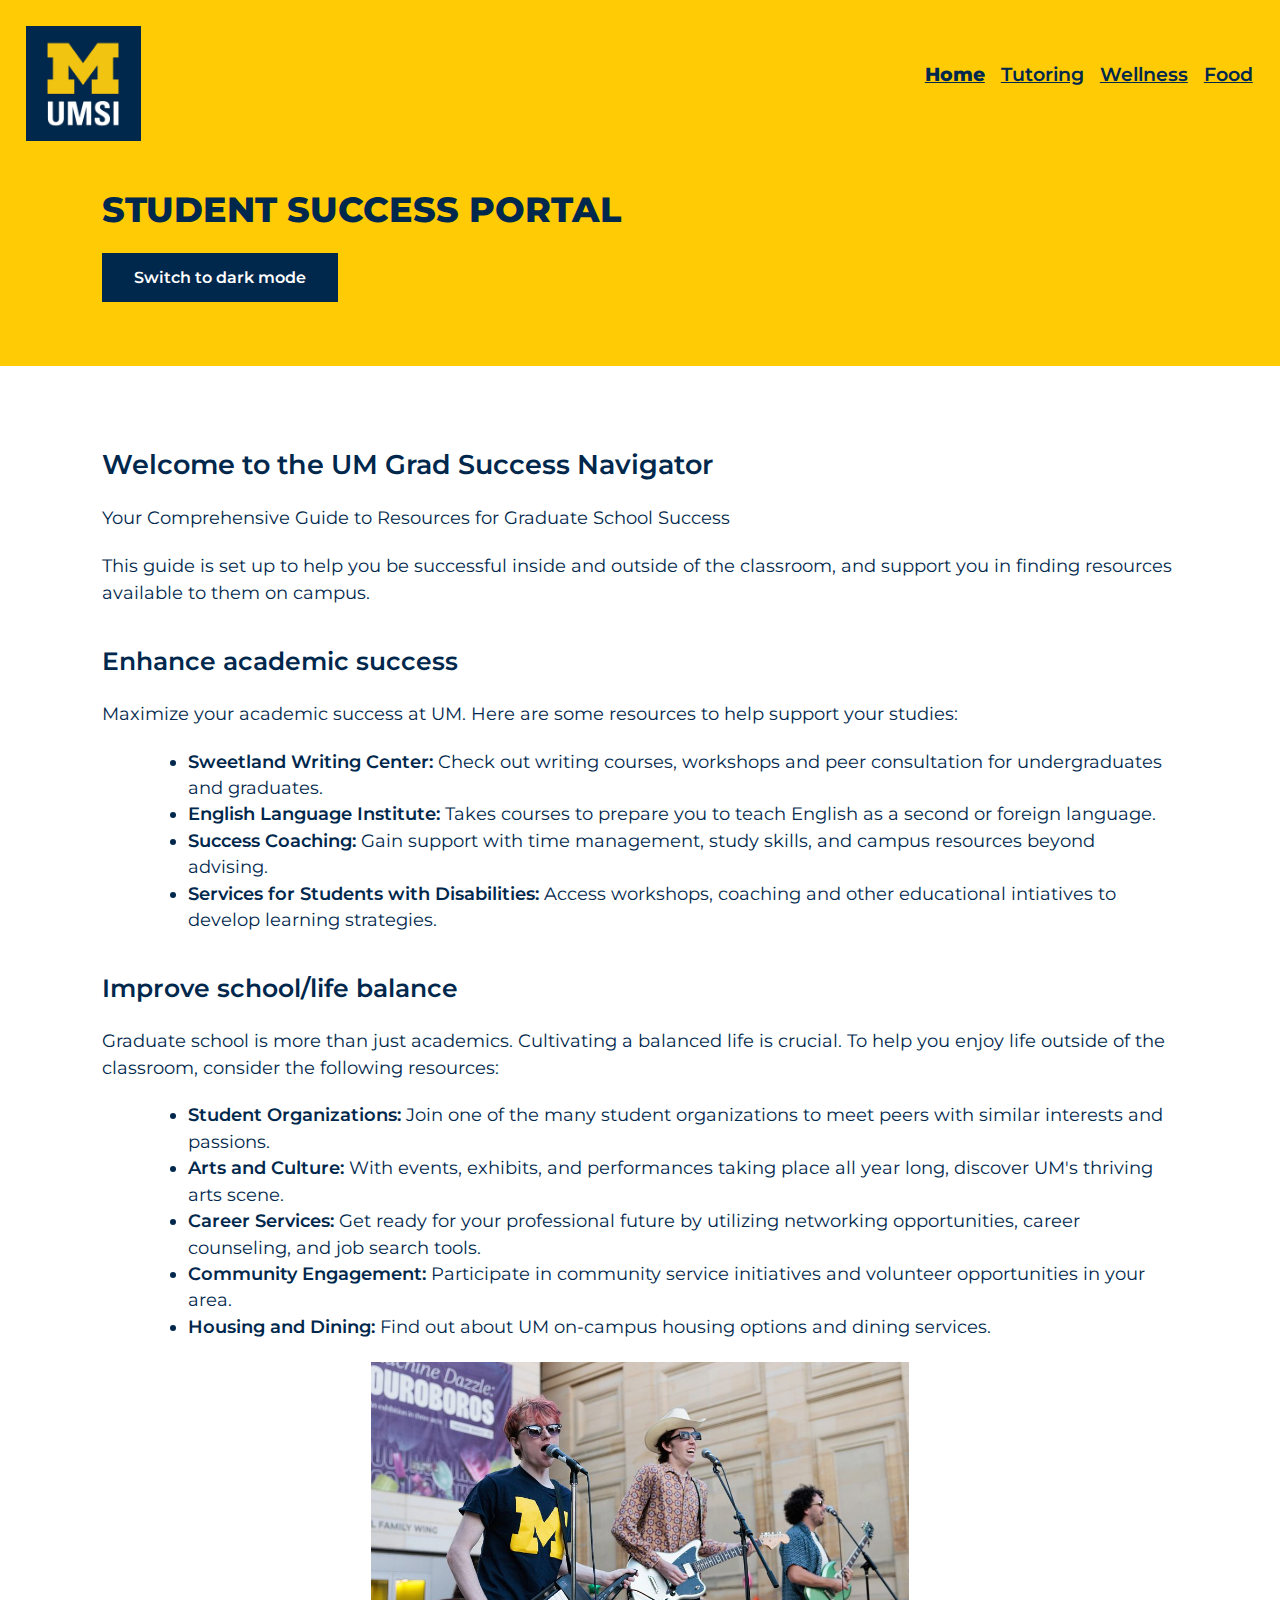
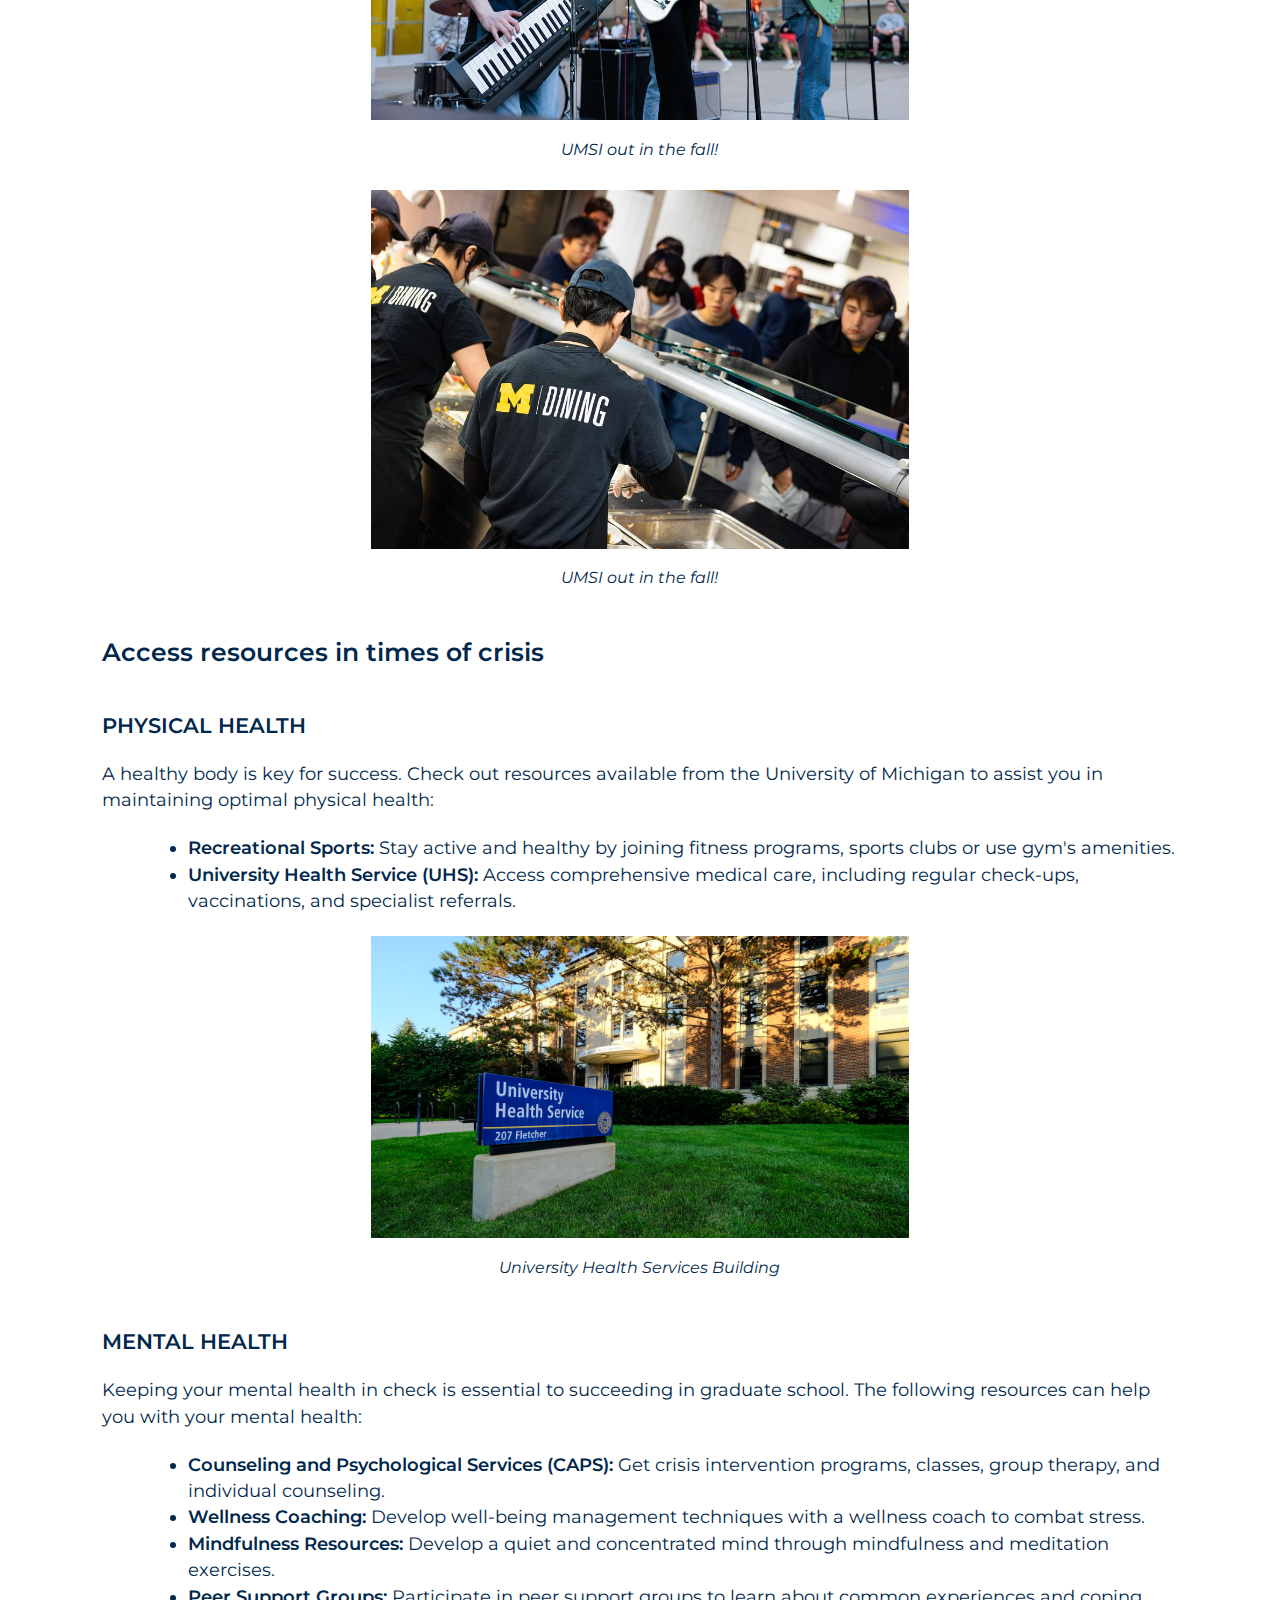
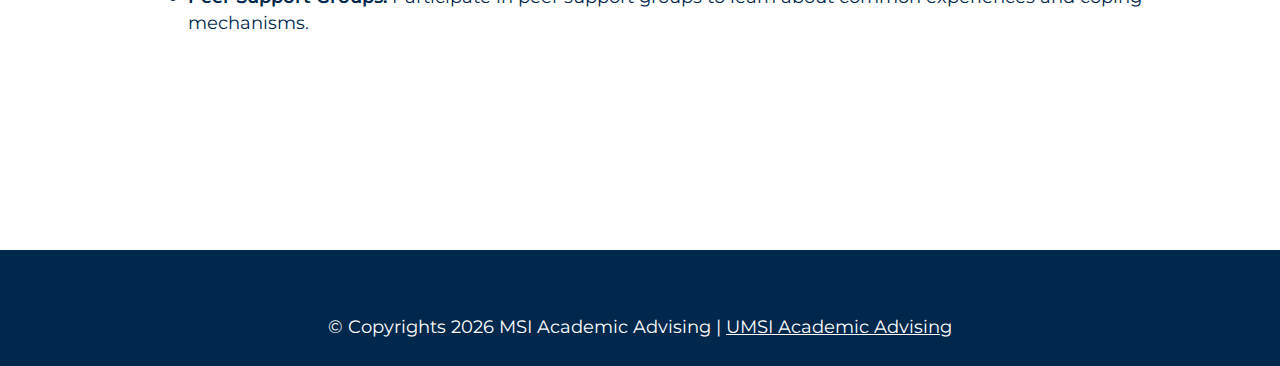
<file: index.html>
<!DOCTYPE html>
<html lang="en">
<head>
    <meta charset="UTF-8">
    <meta name="viewport" content="width=device-width, initial-scale=1.0">
    <link rel="stylesheet" type="text/css" href="css/html5reset.css">
    <link rel="stylesheet" type="text/css" href="css/style.css">
    <link rel="preconnect" href="https://fonts.googleapis.com">
    <link rel="preconnect" href="https://fonts.gstatic.com" crossorigin>
    <link href="https://fonts.googleapis.com/css2?family=Montserrat:ital,wght@0,100..900;1,100..900&display=swap" rel="stylesheet">
    <title>Student Success Portal Home</title>
    <style>
        body {
            visibility: hidden; /* Hide body content initially so that content would load only after system determines light or dark mode. prevent colour flickers*/
        }
    </style>
</head>
<body>
    <header>
        <a class = "skip" href="#main">Skip to Main content</a>
        <img class = "logo" src="images/UMSI_signature_vertical_informal_solidblue.jpg" alt="UMSI Logo">
        <nav>
            <ul>
                <li class="active" aria-current="page"><a href = "index.html">Home</a></li>
                <li><a href = "academic_support.html">Tutoring</a></li>
                <li><a href = "caps.html">Wellness</a></li>
                <li><a href = "food_pantry.html">Food</a></li>
            </ul>
        </nav>
        <h1>Student Success Portal</h1>

        <!-- dark mode button -->
        <button aria-label="Activate dark mode" aria-pressed="false" onclick="myFunction()">Switch to dark mode</button>

    </header>
    <main id = "main">
        <section>
            <h2>Welcome to the UM Grad Success Navigator</h2>
            <p> Your Comprehensive Guide to Resources for Graduate School Success</p>
            <p>This guide is set up to help you be successful inside and outside of the classroom, and support you in finding resources available to them on campus.
            </p>
        </section>
    <div>
        <article>
            <h3>Enhance academic success</h3>
            <p>Maximize your academic success at UM. Here are some resources to help support your studies:</p>
            <ul>
                <li><strong>Sweetland Writing Center:</strong> Check out writing courses, workshops and peer consultation for undergraduates and graduates.</li>
                <li><strong>English Language Institute:</strong> Takes courses to prepare you to teach English as a second or foreign language.</li>
                <li><strong>Success Coaching:</strong> Gain support with time management, study skills, and campus resources beyond advising.</li>
                <li><strong>Services for Students with Disabilities:</strong> Access workshops, coaching and other educational intiatives to develop learning strategies.</li>
            </ul>
        </article>
        <article>
            <h3>Improve school/life balance</h3>
            <p>Graduate school is more than just academics. Cultivating a balanced life is crucial. To help you enjoy life outside of the classroom, consider the following resources:</p>
            <ul>
                <li><strong>Student Organizations:</strong> Join one of the many student organizations to meet peers with similar interests and passions.</li>
                <li><strong>Arts and Culture:</strong> With events, exhibits, and performances taking place all year long, discover UM's thriving arts scene.</li>
                <li><strong>Career Services:</strong> Get ready for your professional future by utilizing networking opportunities, career counseling, and job search tools.</li>
                <li><strong>Community Engagement:</strong> Participate in community service initiatives and volunteer opportunities in your area.</li>
                <li><strong>Housing and Dining:</strong> Find out about UM on-campus housing options and dining services.</li>
            </ul>
                <figure>
                    <img src="images/Music.jpg.jpg" alt="Three students performing while singing and playing musical instruments.">
                    <figcaption>UMSI out in the fall!</figcaption>
                </figure>
                <figure>
                    <img src="images/Dining.jpg" alt="Two Mdining staff serving food to a queue of students.">
                    <figcaption>UMSI out in the fall!</figcaption>
                </figure>
        </article>
        <article>
            <h3>Access resources in times of crisis</h3>
            <h4>Physical Health</h4>
            <p>A healthy body is key for success. Check out resources  available from the University of Michigan to assist you in maintaining optimal physical health:</p>
            <ul>
                <li><strong>Recreational Sports:</strong> Stay active and healthy by joining fitness programs, sports clubs or use gym's amenities.</li>
                <li><strong>University Health Service (UHS):</strong> Access comprehensive medical care, including regular check-ups, vaccinations, and specialist referrals.</li>
            </ul>
            <figure>
                <img src="images/UHS.jpg" alt="University Health Services building">
                <figcaption>University Health Services Building</figcaption>
            </figure>
            <h4>Mental Health</h4>
            <p>Keeping your mental health in check is essential to succeeding in graduate school. The following resources can help you with your mental health:</p>
            <ul>
                <li><strong>Counseling and Psychological Services (CAPS):</strong> Get crisis intervention programs, classes, group therapy, and individual counseling.</li>
                <li><strong>Wellness Coaching:</strong> Develop well-being management techniques with a wellness coach to combat stress.</li>
                <li><strong>Mindfulness Resources:</strong> Develop a quiet and concentrated mind through mindfulness and meditation exercises.</li>
                <li><strong>Peer Support Groups:</strong> Participate in peer support groups to learn about common experiences and coping mechanisms.</li>
            </ul>
        </article>
    </div>
    </main>
    <footer>
        <p>© Copyrights <span id="year"></span> MSI Academic Advising | <a href="https://sites.google.com/umich.edu/msiacademicadvising/student-support-resources" target="_blank">UMSI Academic Advising </a></p>
        </footer>

<!-- Dark mode code from ChatGPT-->
<script src="js/darkmode.js"></script>

<!-- Year update code from https://www.codexworld.com/how-to/get-current-year-to-display-dynamic-year-in-copyright-using-javascript/ -->
<script>document.getElementById("year").innerHTML = new Date().getFullYear();</script>

</body>
</html>
</file>
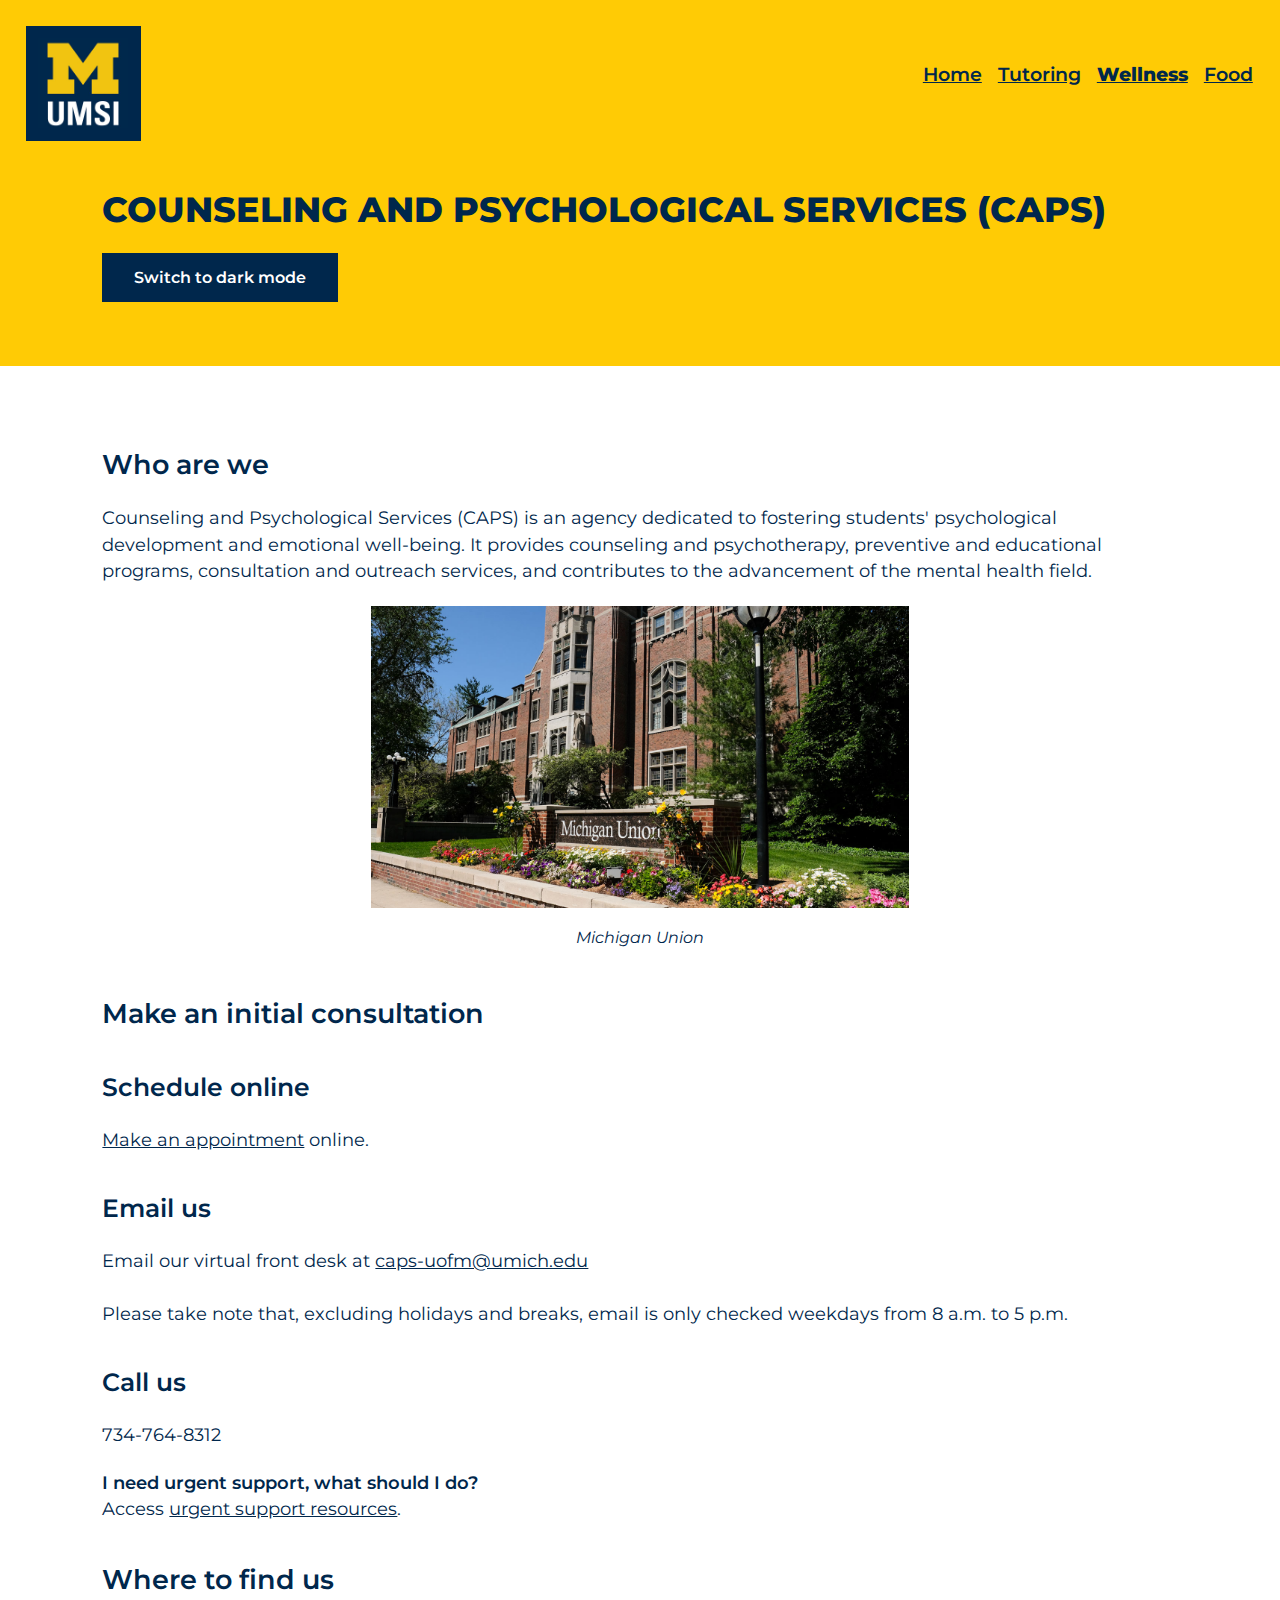
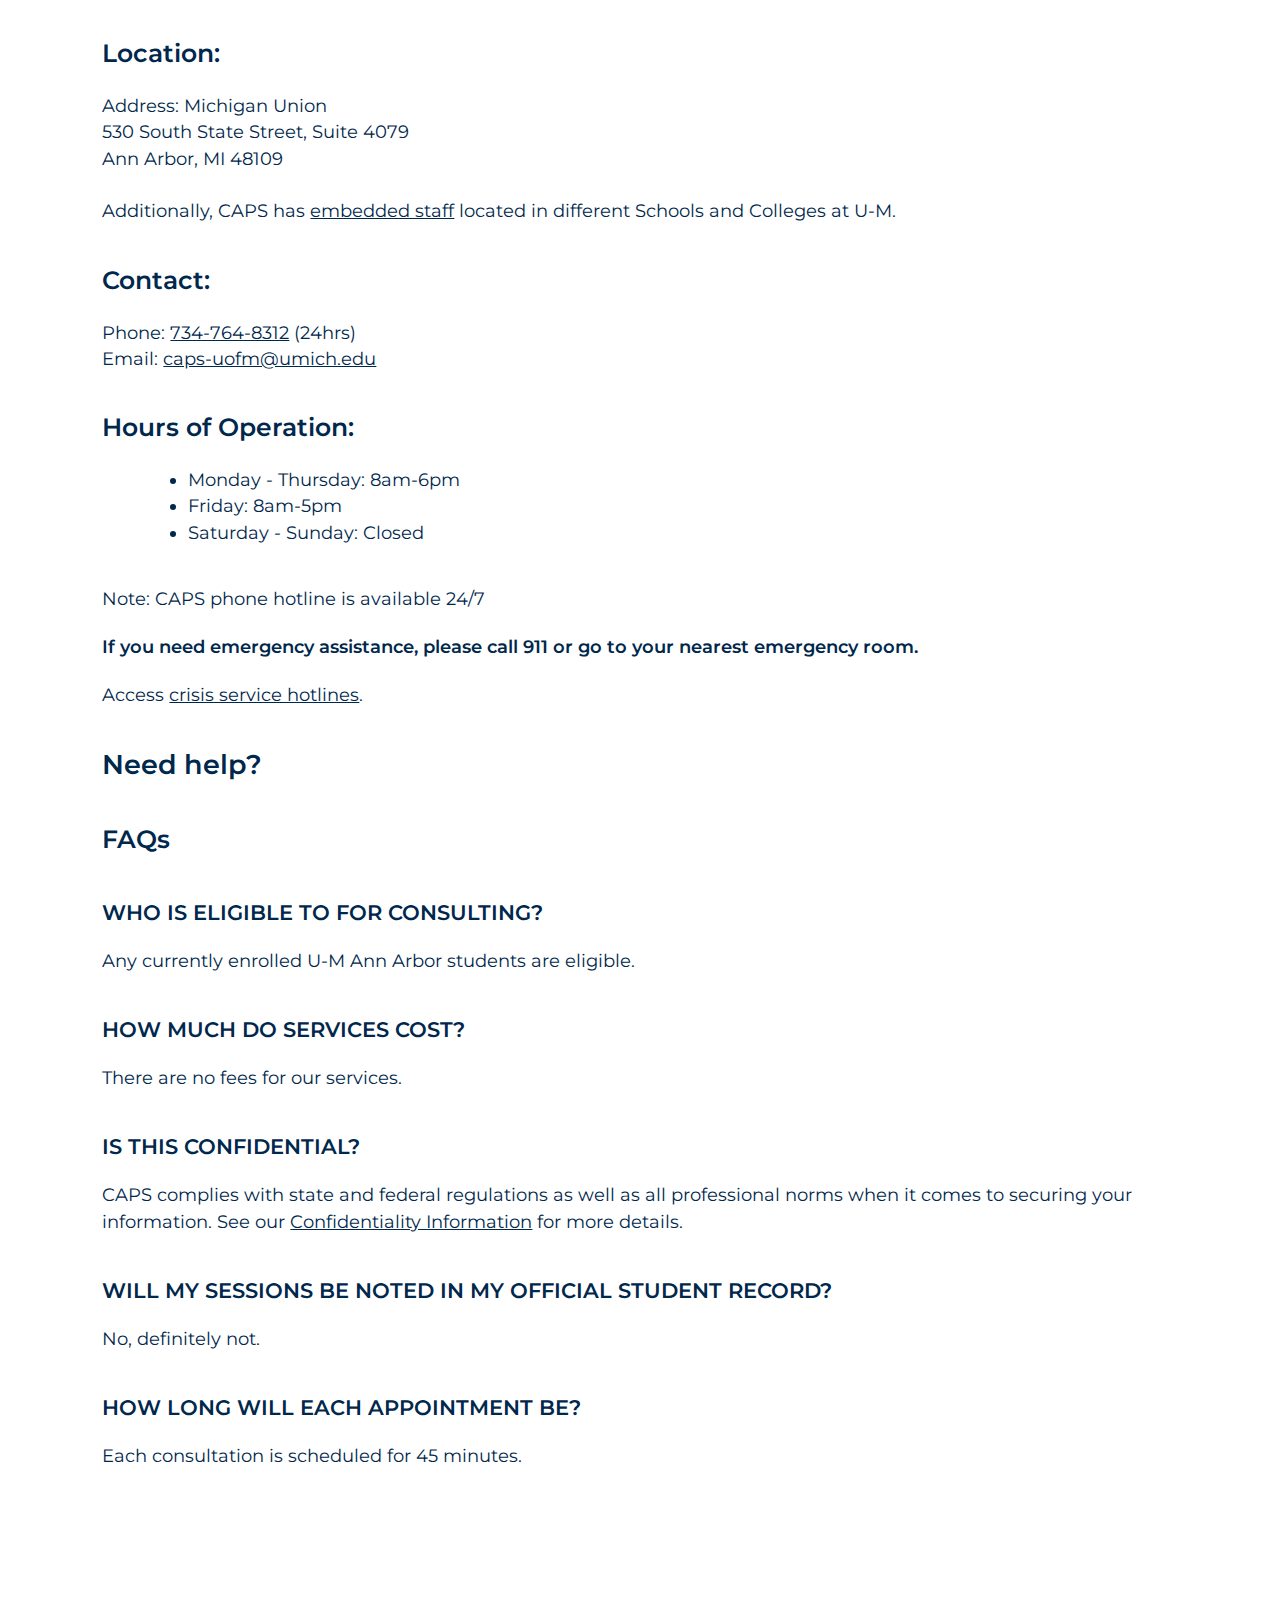
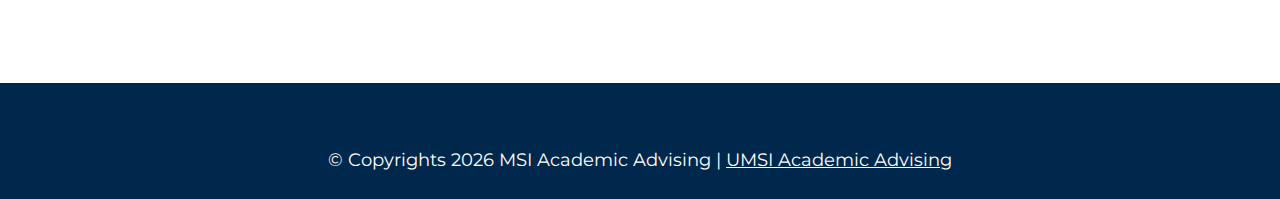
<file: caps.html>
<!DOCTYPE html>
<html lang="en">
<head>
    <meta charset="UTF-8">
    <meta name="viewport" content="width=device-width, initial-scale=1.0">
    <link rel="stylesheet" type="text/css" href="css/html5reset.css">
    <link rel="stylesheet" type="text/css" href="css/style.css">
    <link rel="preconnect" href="https://fonts.googleapis.com">
    <link rel="preconnect" href="https://fonts.gstatic.com" crossorigin>
    <link href="https://fonts.googleapis.com/css2?family=Montserrat:ital,wght@0,100..900;1,100..900&display=swap" rel="stylesheet">
    <title>Counseling and Psychological Services (CAPS)</title>
    <style>
        body {
            visibility: hidden; /* Hide body content initially so that content would load only after system determines light or dark mode. prevent colour flickers*/
        }
    </style>
</head>
<body>
    <header>
        <a class = "skip" href="#main">Skip to Main content</a>
        <img class = "logo" src="images/UMSI_signature_vertical_informal_solidblue.jpg" alt="UMSI Logo">
        <nav>
            <ul>
                <li><a href = "index.html">Home</a></li>
                <li><a href = "academic_support.html">Tutoring</a></li>
                <li class="active" aria-current="page"><a href = "caps.html">Wellness</a></li>
                <li><a href = "food_pantry.html">Food</a></li>
            </ul>
        </nav>
        <h1>Counseling and Psychological Services (CAPS)</h1>

        <!-- dark mode button -->
        <button aria-label="Activate dark mode" aria-pressed="false" onclick="myFunction()">Switch to dark mode</button>

    </header>
    <main id = "main">
        <section>
            <h2>Who are we</h2>
            <p>Counseling and Psychological Services (CAPS) is an agency dedicated to fostering students' psychological development and emotional well-being. It provides counseling and psychotherapy, preventive and educational programs, consultation and outreach services, and contributes to the advancement of the mental health field.
            </p>
            <figure><img src="images/Michigan_Union.jpg" alt="Sign that reads Michigan Union, with building behind">
            <figcaption>Michigan Union</figcaption></figure>
        </section>
        <section>
            <h2>Make an initial consultation</h2>
            <h3>Schedule online</h3>
            <p><a href="https://umichcaps.titaniumhwc.com/Hwc/" target="_blank">Make an appointment</a> online.</p>
            <h3>Email us</h3>
            <p>Email our virtual front desk at <a href="mailto:caps-uofm@umich.edu">caps-uofm@umich.edu</a>
            <br><br>
            Please take note that, excluding holidays and breaks, email is only checked weekdays from 8 a.m. to 5 p.m.
            </p>
            <h3>Call us</h3>
            <p>734-764-8312</p>
            <p><strong>I need urgent support, what should I do?</strong><br>
            Access <a href="https://caps.umich.edu/article/urgent-support" target="_blank"> urgent support resources</a>.
            </p>
        </section>
        <section>
            <h2>Where to find us</h2>
            <h3>Location:</h3>
            <p>
            Address: Michigan Union <br>
            530 South State Street, Suite 4079 <br>
            Ann Arbor, MI 48109
            <br><br>
            Additionally, CAPS has <a href="https://caps.umich.edu/article/caps-embedded-staff" target="_blank">embedded staff</a>  located in different Schools and Colleges at U-M.
            <br></p>
            <h3>Contact:</h3>
            <p>Phone: <a href="tel:7347648312">734-764-8312</a> (24hrs)<br>
            Email: <a href="mailto:caps-uofm@umich.edu">caps-uofm@umich.edu</a></p>
            <h3>Hours of Operation:</h3>
            <ul>
                <li>Monday - Thursday: 8am-6pm</li>
                <li>Friday: 8am-5pm</li>
                <li>Saturday - Sunday: Closed</li>
            </ul>
            <br>
        <p>Note: CAPS phone hotline is available 24/7</p>
        <p><strong>If you need emergency assistance, please call 911 or go to your nearest emergency room.</strong></p>
        <p>Access <a href="https://caps.umich.edu/article/other-emergency-assistance" target="_blank"> crisis service hotlines</a>.</p>
        </section>
        <section>
            <h2>Need help?</h2>
            <h3>FAQs</h3>
            <h4>Who is eligible to for consulting?</h4>
            <p>Any currently enrolled U-M Ann Arbor students are eligible.</p>
            <h4>How much do services cost?</h4>
            <p>There are no fees for our services.</p>
            <h4>Is this confidential?</h4>
            <p>CAPS complies with state and federal regulations as well as all professional norms when it comes to securing your information. See our <a href="https://caps.umich.edu/article/special-note-regarding-confidentiality" target="_blank">Confidentiality Information</a> for more details. </p>
            <h4>Will my sessions be noted in my official student record?</h4>
            <p>No, definitely not.</p>
            <h4>How long will each appointment be?</h4>
            <p>Each consultation is scheduled for 45 minutes.</p>
        </section>
    </main>
    <footer>
        <p>© Copyrights <span id="year"></span> MSI Academic Advising | <a href="https://sites.google.com/umich.edu/msiacademicadvising/student-support-resources" target="_blank">UMSI Academic Advising </a></p>
    </footer>

<!-- Dark mode code from ChatGPT-->
<script src="js/darkmode.js"></script>

<!-- Year update code from https://www.codexworld.com/how-to/get-current-year-to-display-dynamic-year-in-copyright-using-javascript/ -->
<script>document.getElementById("year").innerHTML = new Date().getFullYear();</script>

</body>
</html>
</file>
<file: css/style.css>
.skip{
    position: absolute;
    top: -100%;
}

a:focus {
    top: 5%;
    left: 10%;
    padding: 4%;
    background-color: #00274c;
    color: #ffcb05;
    outline: 3px dashed white;
}

.active{
    font-weight: 800;
}

body {
    font-family: 'Montserrat';
    font-size: 1.125rem;
    display: grid;
    grid-template-columns: 8% 1fr 1fr 1fr 1fr 8%;
    grid-column: 2/6;
}

*{
    font-family: 'Montserrat';
    color: #00274c;
}

header{
    background-color: #ffcb05;
    grid-column: 1/-1;
    width: 100%;
    min-height: 14%;
    margin-bottom: 5%;
}

img.logo{
    width: 20%;
    padding-top: 5%;
    padding-bottom: 5%;
    background-color: #00274c;
    margin-left: auto;
    margin-right: auto;
    margin-bottom: 5%;
    padding-left: 40%;
    padding-right: 40%;
}

header h1{
    font-size: 2rem;
    font-weight: 800;
    text-transform: uppercase;
    padding-bottom: 5%;
    word-wrap: break-word;
    grid-column: 2/8;
    padding-left: 8%;
    padding-right: 8%;
}

button{
    margin-left: 8%;
    margin-bottom: 5%;
    background-color: #00274c;
    border: none;
    color: white;
    padding: 15px 32px;
    text-align: center;
    text-decoration: none;
    display: inline-block;
    font-size: 16px;
    font-weight: 600;
    cursor: pointer;
}

nav{
    grid-column: 2/6;
}

nav ul{
    display: flex;
    flex-wrap: wrap;
    justify-content: center;
    position: relative;
    list-style: none;
}

nav li{
    margin-bottom: 5%;
    font-size: 1.215rem;
    font-weight:600;
    padding-left: 0.5rem;
    padding-right: 0.5rem;
}

h2{
    font-weight: 600;
    font-size: 1.6rem;
    padding-bottom: 2.5%;
}

section h2{
    padding-top: 15%;
}

main{
    width:100%;
    grid-column: 2/6;
}

h3{
    font-size: 1.4rem;
    font-weight: 600;
    padding-top: 4%;
    padding-bottom: 2.5%;
}

h4{
    font-size: 1.15rem;
    font-weight: 600;
    padding-top: 5%;
    padding-bottom: 5%;
    text-transform: uppercase;
}

p{
    font-size: 1.125rem;
    padding-bottom: 5%;
}

strong{
    font-weight: 600;
}

ul, ol{
    list-style: disc;
}

article li, section li{
    margin-left: 8%;
}

ul li:last-child{
    margin-bottom: 8%;
}

footer{
    grid-column: 1/-1;
    margin-top: 15%;
    padding-top: 5%;
    padding-bottom: 5%;
    background-color: #00274c;
    text-align: center;
}

footer p{
    padding-right: 8%;
    padding-left: 8%;
    color: white;
}

footer a, #year{
    color: white;
}

img{
    width:100%;
}

figcaption{
    text-align: center;
    font-style: italic;
    margin-top: 2.5%;
    margin-bottom: 5%;
    font-size: 1rem;
    width:100%;
    line-height: 1rem;
}

p,li,h4, figcaption{
    line-height: 1.65rem;
}

.FAQ h3{
    font-size: 1.25rem;
    font-weight: 600;
    padding-top: 5%;
    padding-bottom: 5%;
    text-transform: uppercase;
}

strong{
    line-height: 1.3rem;
}

table {
    display: grid;
    grid-template-columns: 1fr; /* Adjust column structure */
    /* width: 100%; */
}

td:first-child {
    grid-column: 2/3;
}

td:last-child {
    grid-column: 4/5;
}

.dark-mode {
    background-color: black;
    h2,h3,h4,p,li, li strong,figcaption, p strong{color: white;}
    main a{color: #ffcb05;}
  }

@media screen and (min-width: 768px){
header{
    display:flex;
    flex-wrap: wrap;
    justify-content: space-between;
    align-items: flex-end;
}

img.logo{
        padding: 1%;
        margin: 2%;
        width: 7%;
}

figure{
    display: block;
    margin-left: auto;
    margin-right: auto;
    width: 80%;
}

nav{
    margin-right: 1.5%;
}

nav ul{
    justify-content: flex-end;
    top: 5%;
}

header h1{
    display: block;
    padding-top: 2%;
    padding-bottom: 2%;
    width: 80%;
    font-size: 2.2rem;
}

section h2 {
    padding-top: 2%;
    font-size: 1.7rem;
}

h3{
    font-size: 1.5rem;
    padding-top: 2%;
}

h4{
    font-size: 1.2rem;
    padding-top: 2%;
}

footer{
    padding-bottom: 0%;
}

.academic-pics {
    width: 50%;
    margin-left: auto;
    margin-right: auto;
}
}



@media screen and (min-width: 1050px){
    header{
        align-items: center;
    }

    h1{
        font-size: 2.4rem;
    }

    h2{
        font-size: 1.8rem;
    }

    h3{
        font-size: 1.55rem;
        padding-top: 2%;
    }

    h4{
        font-size: 1.3rem;
        padding-top: 2%;
    }

    h4{
        padding-bottom: 2%;
    }

    figure{
        width:50%;
    }

    ul li:last-child {
        margin-bottom: 2%;
    }

    p {
        padding-bottom: 2%;
    }
}
</file>
